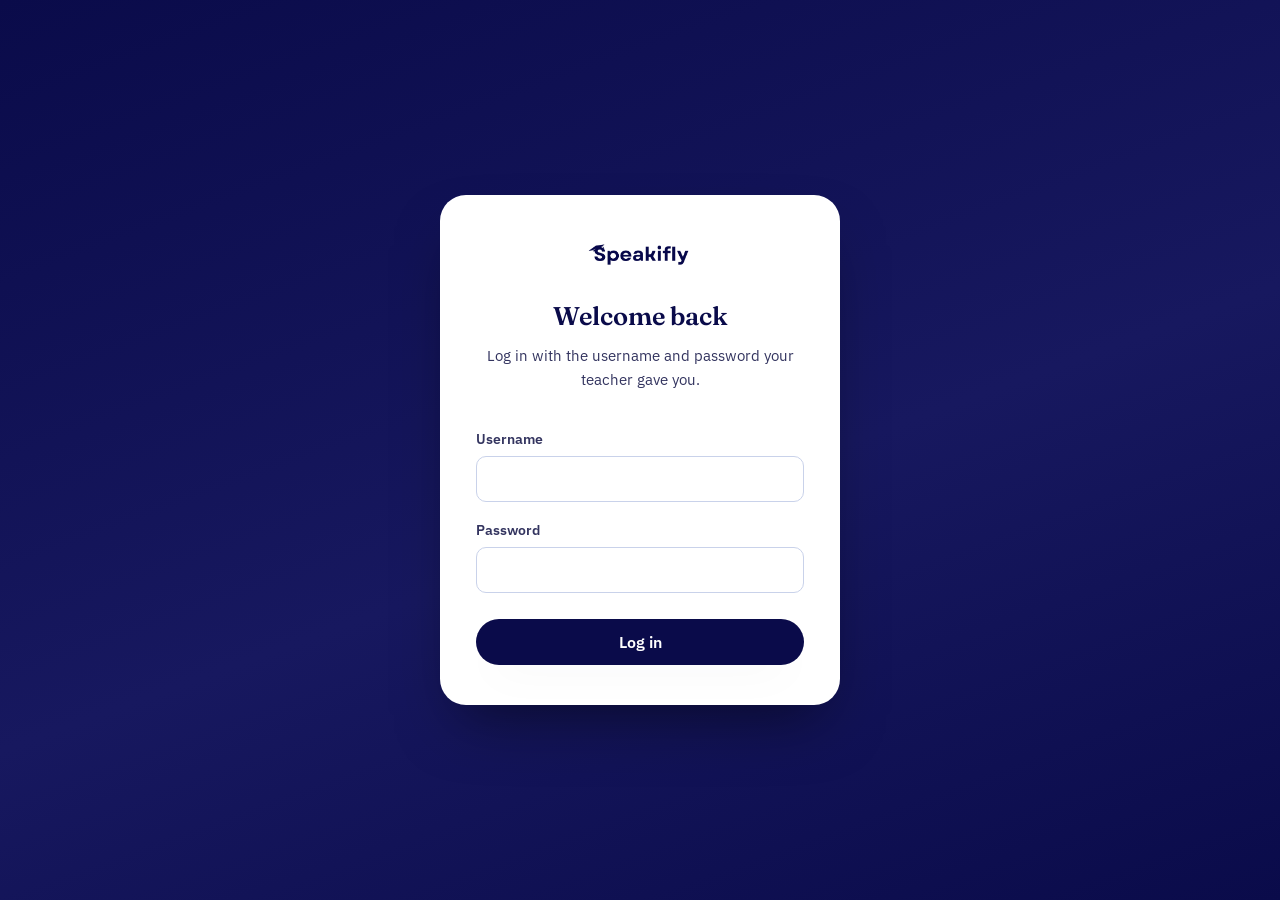
<file: index.html>
<!DOCTYPE html>
<html lang="en">
<head>
<meta charset="UTF-8">
<meta name="viewport" content="width=device-width, initial-scale=1.0">
<title>Speakifly — Learn to Speak English Fluently, 60 Levels</title>
<meta name="description" content="A free, 60-level spoken English course. Start from zero words and finish speaking fluently, with pronunciation practice, speaking prompts and quizzes at every level.">
<link rel="icon" href="logo.png" type="image/png">
<link rel="stylesheet" href="style.css">
<script>
(function(){
  try {
    var s = JSON.parse(localStorage.getItem("speakifly_session"));
    if (!s || !s.u) {
      location.replace("login.html?next=" + encodeURIComponent(location.pathname + location.search));
    }
  } catch (e) { location.replace("login.html"); }
})();
</script>
</head>
<body class="page-index">
<a href="#main" class="skip-link">Skip to content</a>

<header class="topbar">
  <div class="topbar-inner">
    <a href="index.html" class="brand"><img src="logo.png" alt="Speakifly logo"></a>
    <div class="topbar-progress">
      <span class="user-chip">Hi, <span data-user-name>there</span></span>
      <span class="progress-pill">
        <span class="bar"><span data-progress-bar style="width:0%"></span></span>
        <span data-progress-count>0 / 60</span>
      </span>
      <a href="#" class="btn btn-ghost btn-sm" data-logout-btn>Log out</a>
    </div>
  </div>
</header>

<main id="main">
  <section class="hero">
    <div class="wrap hero-grid">
      <div>
        <p class="hero-kicker">A 60-level spoken English course</p>
        <h1>Start with zero words. Finish speaking with confidence.</h1>
        <p class="lede">Speakifly takes you from your very first English word to fluent, natural conversation — one flight level at a time. Every level builds pronunciation, vocabulary, grammar and real speaking practice, with instant feedback along the way.</p>
        <div class="hero-ctas">
          <a href="level.html?id=1" class="btn btn-primary">Start Level 1 — it's free</a>
          <a href="#flightpath" class="btn btn-ghost">See all 60 levels</a>
        </div>
      </div>
      <div class="instrument">
        <h3>Your flight path</h3>
        <p class="sub">Six stages, sixty levels, one destination: fluent English.</p>
        <div class="altimeter">
          <div class="alt-tick" data-alt-stage="5"><span class="dot"></span><span class="lbl">Fluency & Confidence</span></div>
          <div class="alt-tick" data-alt-stage="4"><span class="dot"></span><span class="lbl">Advanced Words & Idioms</span></div>
          <div class="alt-tick" data-alt-stage="3"><span class="dot"></span><span class="lbl">Working Vocabulary</span></div>
          <div class="alt-tick" data-alt-stage="2"><span class="dot"></span><span class="lbl">Grammar Foundations</span></div>
          <div class="alt-tick" data-alt-stage="1"><span class="dot"></span><span class="lbl">Everyday Sentences</span></div>
          <div class="alt-tick" data-alt-stage="0"><span class="dot"></span><span class="lbl">Foundation Words</span></div>
        </div>
      </div>
    </div>
  </section>

  <section class="how">
    <div class="wrap">
      <div class="section-head">
        <p class="eyebrow">How Speakifly works</p>
        <h2>Every level, the same reliable pattern</h2>
        <p>No matter your starting point, each level follows a structure designed to build real spoken fluency, not just test knowledge.</p>
      </div>
      <div class="how-grid">
        <div class="how-card">
          <div class="num">1</div>
          <h3>Learn out loud</h3>
          <p>New words, sentences or grammar, each with a phonetic guide and a "Hear it" button so you always know how it should sound.</p>
        </div>
        <div class="how-card">
          <div class="num">2</div>
          <h3>Speak it back</h3>
          <p>Every level ends with a speaking prompt. Use the built-in microphone practice to check your pronunciation against the target phrase.</p>
        </div>
        <div class="how-card">
          <div class="num">3</div>
          <h3>Prove it in writing</h3>
          <p>Short fill-in-the-blank and multiple-choice questions lock in what you've learned before you move to the next level.</p>
        </div>
      </div>
    </div>
  </section>

  <section id="flightpath" class="flightpath-section">
    <div class="wrap">
      <div class="section-head">
        <p class="eyebrow">The full course</p>
        <h2>60 levels across 6 stages</h2>
        <p>Difficulty increases with every level — from your first word, to full sentences, to grammar, to advanced vocabulary, to confident, free-flowing speech.</p>
      </div>
      <div class="flightpath">
        
        <div class="stage">
          <div class="stage-head">
            <div>
              <span class="tag">Stage 1 · Foundation Words</span>
              <h3>Foundation Words</h3>
              <p class="desc">Zero assumed knowledge. Learn the core words of English, one small runway of vocabulary at a time.</p>
            </div>
            <span class="stage-progress" data-stage-total="10" data-stage-ids="1,2,3,4,5,6,7,8,9,10">0 / 10 complete</span>
          </div>
          <div class="level-row">
            <a class="level-node" data-level-id="1" href="level.html?id=1"><span class="lv-num">01</span><span class="lv-title">People & Greetings</span></a>
            <a class="level-node" data-level-id="2" href="level.html?id=2"><span class="lv-num">02</span><span class="lv-title">Family Words</span></a>
            <a class="level-node" data-level-id="3" href="level.html?id=3"><span class="lv-num">03</span><span class="lv-title">Numbers & Time</span></a>
            <a class="level-node" data-level-id="4" href="level.html?id=4"><span class="lv-num">04</span><span class="lv-title">Colors & Shapes</span></a>
            <a class="level-node" data-level-id="5" href="level.html?id=5"><span class="lv-num">05</span><span class="lv-title">Body Parts</span></a>
            <a class="level-node" data-level-id="6" href="level.html?id=6"><span class="lv-num">06</span><span class="lv-title">Food & Drink</span></a>
            <a class="level-node" data-level-id="7" href="level.html?id=7"><span class="lv-num">07</span><span class="lv-title">Home & Objects</span></a>
            <a class="level-node" data-level-id="8" href="level.html?id=8"><span class="lv-num">08</span><span class="lv-title">Clothes & Weather</span></a>
            <a class="level-node" data-level-id="9" href="level.html?id=9"><span class="lv-num">09</span><span class="lv-title">Animals & Nature</span></a>
            <a class="level-node" data-level-id="10" href="level.html?id=10"><span class="lv-num">10</span><span class="lv-title">Everyday Verbs</span></a>
          </div>
        </div>

        <div class="stage">
          <div class="stage-head">
            <div>
              <span class="tag">Stage 2 · Everyday Sentences</span>
              <h3>Everyday Sentences</h3>
              <p class="desc">Turn single words into full, natural sentences you can use in real conversations today.</p>
            </div>
            <span class="stage-progress" data-stage-total="10" data-stage-ids="11,12,13,14,15,16,17,18,19,20">0 / 10 complete</span>
          </div>
          <div class="level-row">
            <a class="level-node" data-level-id="11" href="level.html?id=11"><span class="lv-num">11</span><span class="lv-title">Introducing Yourself</span></a>
            <a class="level-node" data-level-id="12" href="level.html?id=12"><span class="lv-num">12</span><span class="lv-title">Small Talk & Greetings</span></a>
            <a class="level-node" data-level-id="13" href="level.html?id=13"><span class="lv-num">13</span><span class="lv-title">At the Shop</span></a>
            <a class="level-node" data-level-id="14" href="level.html?id=14"><span class="lv-num">14</span><span class="lv-title">Asking for Directions</span></a>
            <a class="level-node" data-level-id="15" href="level.html?id=15"><span class="lv-num">15</span><span class="lv-title">At a Restaurant</span></a>
            <a class="level-node" data-level-id="16" href="level.html?id=16"><span class="lv-num">16</span><span class="lv-title">On the Phone</span></a>
            <a class="level-node" data-level-id="17" href="level.html?id=17"><span class="lv-num">17</span><span class="lv-title">Making Plans</span></a>
            <a class="level-node" data-level-id="18" href="level.html?id=18"><span class="lv-num">18</span><span class="lv-title">Weather & Feelings</span></a>
            <a class="level-node" data-level-id="19" href="level.html?id=19"><span class="lv-num">19</span><span class="lv-title">At the Doctor</span></a>
            <a class="level-node" data-level-id="20" href="level.html?id=20"><span class="lv-num">20</span><span class="lv-title">Travel & Airport Talk</span></a>
          </div>
        </div>

        <div class="stage">
          <div class="stage-head">
            <div>
              <span class="tag">Stage 3 · Grammar Foundations</span>
              <h3>Grammar Foundations</h3>
              <p class="desc">The ten grammar patterns that hold every fluent sentence together — explained simply, practised out loud.</p>
            </div>
            <span class="stage-progress" data-stage-total="10" data-stage-ids="21,22,23,24,25,26,27,28,29,30">0 / 10 complete</span>
          </div>
          <div class="level-row">
            <a class="level-node" data-level-id="21" href="level.html?id=21"><span class="lv-num">21</span><span class="lv-title">Present Simple</span></a>
            <a class="level-node" data-level-id="22" href="level.html?id=22"><span class="lv-num">22</span><span class="lv-title">Present Continuous</span></a>
            <a class="level-node" data-level-id="23" href="level.html?id=23"><span class="lv-num">23</span><span class="lv-title">Past Simple</span></a>
            <a class="level-node" data-level-id="24" href="level.html?id=24"><span class="lv-num">24</span><span class="lv-title">Past Continuous</span></a>
            <a class="level-node" data-level-id="25" href="level.html?id=25"><span class="lv-num">25</span><span class="lv-title">Future Forms</span></a>
            <a class="level-node" data-level-id="26" href="level.html?id=26"><span class="lv-num">26</span><span class="lv-title">Present Perfect</span></a>
            <a class="level-node" data-level-id="27" href="level.html?id=27"><span class="lv-num">27</span><span class="lv-title">Modal Verbs</span></a>
            <a class="level-node" data-level-id="28" href="level.html?id=28"><span class="lv-num">28</span><span class="lv-title">Comparatives & Superlatives</span></a>
            <a class="level-node" data-level-id="29" href="level.html?id=29"><span class="lv-num">29</span><span class="lv-title">Question Formation</span></a>
            <a class="level-node" data-level-id="30" href="level.html?id=30"><span class="lv-num">30</span><span class="lv-title">Conditionals (If Clauses)</span></a>
          </div>
        </div>

        <div class="stage">
          <div class="stage-head">
            <div>
              <span class="tag">Stage 4 · Working Vocabulary</span>
              <h3>Working Vocabulary</h3>
              <p class="desc">Phrasal verbs, prepositions, connectors and workplace vocabulary that make you sound natural.</p>
            </div>
            <span class="stage-progress" data-stage-total="10" data-stage-ids="31,32,33,34,35,36,37,38,39,40">0 / 10 complete</span>
          </div>
          <div class="level-row">
            <a class="level-node" data-level-id="31" href="level.html?id=31"><span class="lv-num">31</span><span class="lv-title">Work & Office Vocabulary</span></a>
            <a class="level-node" data-level-id="32" href="level.html?id=32"><span class="lv-num">32</span><span class="lv-title">Phrasal Verbs I</span></a>
            <a class="level-node" data-level-id="33" href="level.html?id=33"><span class="lv-num">33</span><span class="lv-title">Prepositions of Place & Time</span></a>
            <a class="level-node" data-level-id="34" href="level.html?id=34"><span class="lv-num">34</span><span class="lv-title">Connecting Words</span></a>
            <a class="level-node" data-level-id="35" href="level.html?id=35"><span class="lv-num">35</span><span class="lv-title">Emotions Vocabulary</span></a>
            <a class="level-node" data-level-id="36" href="level.html?id=36"><span class="lv-num">36</span><span class="lv-title">Money & Shopping Vocabulary</span></a>
            <a class="level-node" data-level-id="37" href="level.html?id=37"><span class="lv-num">37</span><span class="lv-title">Technology Vocabulary</span></a>
            <a class="level-node" data-level-id="38" href="level.html?id=38"><span class="lv-num">38</span><span class="lv-title">Health & Body (Intermediate)</span></a>
            <a class="level-node" data-level-id="39" href="level.html?id=39"><span class="lv-num">39</span><span class="lv-title">Synonyms Practice</span></a>
            <a class="level-node" data-level-id="40" href="level.html?id=40"><span class="lv-num">40</span><span class="lv-title">Antonyms Practice</span></a>
          </div>
        </div>

        <div class="stage">
          <div class="stage-head">
            <div>
              <span class="tag">Stage 5 · Advanced Words & Idioms</span>
              <h3>Advanced Words & Idioms</h3>
              <p class="desc">Academic vocabulary, idioms and proverbs that native speakers use every day.</p>
            </div>
            <span class="stage-progress" data-stage-total="10" data-stage-ids="41,42,43,44,45,46,47,48,49,50">0 / 10 complete</span>
          </div>
          <div class="level-row">
            <a class="level-node" data-level-id="41" href="level.html?id=41"><span class="lv-num">41</span><span class="lv-title">Academic Words I</span></a>
            <a class="level-node" data-level-id="42" href="level.html?id=42"><span class="lv-num">42</span><span class="lv-title">Academic Words II</span></a>
            <a class="level-node" data-level-id="43" href="level.html?id=43"><span class="lv-num">43</span><span class="lv-title">Everyday Idioms I</span></a>
            <a class="level-node" data-level-id="44" href="level.html?id=44"><span class="lv-num">44</span><span class="lv-title">Everyday Idioms II</span></a>
            <a class="level-node" data-level-id="45" href="level.html?id=45"><span class="lv-num">45</span><span class="lv-title">Business English</span></a>
            <a class="level-node" data-level-id="46" href="level.html?id=46"><span class="lv-num">46</span><span class="lv-title">Formal vs Informal English</span></a>
            <a class="level-node" data-level-id="47" href="level.html?id=47"><span class="lv-num">47</span><span class="lv-title">Advanced Connectors</span></a>
            <a class="level-node" data-level-id="48" href="level.html?id=48"><span class="lv-num">48</span><span class="lv-title">Descriptive Adjectives</span></a>
            <a class="level-node" data-level-id="49" href="level.html?id=49"><span class="lv-num">49</span><span class="lv-title">Commonly Confused Words</span></a>
            <a class="level-node" data-level-id="50" href="level.html?id=50"><span class="lv-num">50</span><span class="lv-title">Proverbs & Wisdom Sayings</span></a>
          </div>
        </div>

        <div class="stage">
          <div class="stage-head">
            <div>
              <span class="tag">Stage 6 · Fluency & Confidence</span>
              <h3>Fluency & Confidence</h3>
              <p class="desc">Longer, freer speaking: storytelling, debate, interviews and presentations. This is where fluency clicks.</p>
            </div>
            <span class="stage-progress" data-stage-total="10" data-stage-ids="51,52,53,54,55,56,57,58,59,60">0 / 10 complete</span>
          </div>
          <div class="level-row">
            <a class="level-node" data-level-id="51" href="level.html?id=51"><span class="lv-num">51</span><span class="lv-title">Telling a Story</span></a>
            <a class="level-node" data-level-id="52" href="level.html?id=52"><span class="lv-num">52</span><span class="lv-title">Expressing Opinions</span></a>
            <a class="level-node" data-level-id="53" href="level.html?id=53"><span class="lv-num">53</span><span class="lv-title">Agreeing & Disagreeing</span></a>
            <a class="level-node" data-level-id="54" href="level.html?id=54"><span class="lv-num">54</span><span class="lv-title">Debate Practice I</span></a>
            <a class="level-node" data-level-id="55" href="level.html?id=55"><span class="lv-num">55</span><span class="lv-title">Debate Practice II</span></a>
            <a class="level-node" data-level-id="56" href="level.html?id=56"><span class="lv-num">56</span><span class="lv-title">Job Interview Practice</span></a>
            <a class="level-node" data-level-id="57" href="level.html?id=57"><span class="lv-num">57</span><span class="lv-title">Describing Experiences</span></a>
            <a class="level-node" data-level-id="58" href="level.html?id=58"><span class="lv-num">58</span><span class="lv-title">Discussing News & Current Events</span></a>
            <a class="level-node" data-level-id="59" href="level.html?id=59"><span class="lv-num">59</span><span class="lv-title">Presentation Skills</span></a>
            <a class="level-node" data-level-id="60" href="level.html?id=60"><span class="lv-num">60</span><span class="lv-title">Capstone: Free Speaking</span></a>
          </div>
        </div>
      </div>
    </div>
  </section>
</main>

<footer>
  <div class="wrap footer-inner">
    <a href="index.html" class="brand"><img src="logo.png" alt="Speakifly logo"></a>
    <span>Speak with confidence. Practice out loud, every level, every day.</span>
  </div>
</footer>

<script src="levels-data.js"></script>
<script src="app.js"></script>
</body>
</html>
</file>
<file: style.css>
/* ============================================================
   Speakifly — stylesheet
   Concept: a flight path. "Flight Levels" climb from the ground
   (silent beginner) to cruising altitude (fluent speaker).
   ============================================================ */

@import url('https://fonts.googleapis.com/css2?family=Fraunces:opsz,wght@9..144,400;9..144,500;9..144,600;9..144,700&family=IBM+Plex+Sans:wght@400;500;600;700&display=swap');

:root{
  --ink: #0A0B4A;
  --ink-soft: #33345f;
  --sky: #EEF2FB;
  --sky-deep: #DFE7F7;
  --cloud: #FFFFFF;
  --gold: #F2A93B;
  --gold-deep: #D98E1F;
  --teal: #147D7D;
  --teal-soft: #E3F3F1;
  --coral: #E4573D;
  --line: #C9D2EA;
  --shadow: 0 18px 40px -22px rgba(10, 11, 74, 0.35);
  --radius-s: 10px;
  --radius-m: 16px;
  --radius-l: 26px;
  --font-display: 'Fraunces', serif;
  --font-body: 'IBM Plex Sans', sans-serif;
  --maxw: 980px;
}

*{ box-sizing: border-box; }
html{ scroll-behavior: smooth; }
body{
  margin: 0;
  font-family: var(--font-body);
  background: var(--sky);
  color: var(--ink);
  line-height: 1.55;
  -webkit-font-smoothing: antialiased;
}

img{ max-width: 100%; display: block; }
a{ color: inherit; }

.wrap{ max-width: var(--maxw); margin: 0 auto; padding: 0 24px; }

/* ---------- Skip link / focus ---------- */
.skip-link{
  position: absolute; left: -999px; top: 0; background: var(--ink); color: #fff;
  padding: 10px 16px; z-index: 200; border-radius: 0 0 8px 0;
}
.skip-link:focus{ left: 0; }
:focus-visible{ outline: 3px solid var(--gold); outline-offset: 2px; }

/* ---------- Top bar ---------- */
.topbar{
  position: sticky; top: 0; z-index: 50;
  background: rgba(238,242,251,0.9);
  backdrop-filter: blur(10px);
  border-bottom: 1px solid var(--line);
}
.topbar-inner{
  max-width: var(--maxw); margin: 0 auto; padding: 14px 24px;
  display: flex; align-items: center; justify-content: space-between; gap: 16px;
}
.brand{ display: flex; align-items: center; gap: 10px; text-decoration: none; }
.brand img{ height: 34px; width: auto; }
.topbar-progress{ display:flex; align-items:center; gap:10px; font-size: 0.88rem; color: var(--ink-soft); }
.progress-pill{
  display:flex; align-items:center; gap:8px; background: var(--cloud); border:1px solid var(--line);
  padding: 6px 14px; border-radius: 999px; font-weight: 600;
}
.progress-pill .bar{ width: 90px; height: 6px; border-radius: 4px; background: var(--sky-deep); overflow: hidden; }
.progress-pill .bar > span{ display:block; height: 100%; background: linear-gradient(90deg, var(--gold-deep), var(--gold)); }

/* ---------- Hero ---------- */
.hero{ padding: 64px 0 40px; position: relative; overflow: hidden; }
.hero-grid{ display: grid; grid-template-columns: 1.15fr 0.85fr; gap: 40px; align-items: center; }
.hero-kicker{ font-family: var(--font-body); font-weight: 600; color: var(--teal); font-size: 0.95rem; margin-bottom: 14px; }
.hero h1{
  font-family: var(--font-display); font-weight: 600; font-size: clamp(2.2rem, 4.2vw, 3.4rem);
  line-height: 1.08; margin: 0 0 20px; letter-spacing: -0.01em; max-width: 16ch;
}
.hero p.lede{ font-size: 1.12rem; color: var(--ink-soft); max-width: 52ch; margin: 0 0 28px; }
.hero-ctas{ display:flex; gap: 14px; flex-wrap: wrap; align-items: center; }

.btn{
  display: inline-flex; align-items: center; gap: 8px; font-family: var(--font-body); font-weight: 600;
  font-size: 1rem; padding: 13px 26px; border-radius: 999px; border: none; cursor: pointer;
  text-decoration: none; transition: transform .15s ease, box-shadow .15s ease;
}
.btn:hover{ transform: translateY(-1px); }
.btn-primary{ background: var(--ink); color: #fff; box-shadow: var(--shadow); }
.btn-primary:hover{ box-shadow: 0 20px 34px -18px rgba(10,11,74,0.55); }
.btn-ghost{ background: transparent; color: var(--ink); border: 1.5px solid var(--line); }
.btn-ghost:hover{ background: var(--cloud); }
.btn-gold{ background: var(--gold); color: var(--ink); }
.btn-sm{ padding: 9px 18px; font-size: 0.9rem; }

/* ---------- Flight instrument (hero art) ---------- */
.instrument{
  background: var(--ink); border-radius: var(--radius-l); padding: 28px;
  box-shadow: var(--shadow); color: #fff; position: relative;
}
.instrument h3{ font-family: var(--font-display); font-weight: 500; font-size: 1.2rem; margin: 0 0 4px; }
.instrument .sub{ color: #b9bce0; font-size: 0.88rem; margin-bottom: 20px; }
.altimeter{ position: relative; height: 220px; border-left: 2px solid rgba(255,255,255,0.18); margin-left: 10px; }
.alt-tick{ position: absolute; left: -6px; display:flex; align-items:center; gap: 10px; width: 100%; }
.alt-tick .dot{ width: 11px; height: 11px; border-radius: 50%; background: #4a4c86; border: 2px solid #22235f; flex-shrink:0; }
.alt-tick.done .dot{ background: var(--gold); border-color: var(--gold-deep); }
.alt-tick .lbl{ font-size: 0.82rem; color: #cfd1ef; }
.alt-tick.done .lbl{ color: #fff; font-weight: 600; }

/* ---------- Sections ---------- */
section{ padding: 46px 0; }
.section-head{ max-width: 62ch; margin-bottom: 30px; }
.section-head .eyebrow{ color: var(--teal); font-weight: 600; font-size: 0.9rem; margin-bottom: 8px; }
.section-head h2{ font-family: var(--font-display); font-weight: 600; font-size: clamp(1.6rem, 3vw, 2.1rem); margin: 0 0 10px; }
.section-head p{ color: var(--ink-soft); margin: 0; }

/* ---------- How it works ---------- */
.how-grid{ display: grid; grid-template-columns: repeat(3, 1fr); gap: 20px; }
.how-card{ background: var(--cloud); border: 1px solid var(--line); border-radius: var(--radius-m); padding: 22px; }
.how-card .num{ font-family: var(--font-display); font-size: 1.6rem; color: var(--gold-deep); margin-bottom: 8px; }
.how-card h3{ margin: 0 0 8px; font-size: 1.05rem; }
.how-card p{ margin: 0; color: var(--ink-soft); font-size: 0.95rem; }

/* ---------- Flight path / stages ---------- */
.flightpath{ position: relative; }
.stage{
  background: var(--cloud); border: 1px solid var(--line); border-radius: var(--radius-l);
  padding: 26px 26px 20px; margin-bottom: 22px; box-shadow: var(--shadow);
}
.stage-head{ display:flex; align-items:flex-start; justify-content: space-between; gap: 16px; flex-wrap: wrap; margin-bottom: 18px; }
.stage-head .tag{ font-weight: 600; color: var(--teal); font-size: 0.85rem; margin-bottom: 6px; display:block; }
.stage-head h3{ font-family: var(--font-display); font-weight: 600; font-size: 1.35rem; margin: 0; }
.stage-head .desc{ color: var(--ink-soft); font-size: 0.92rem; margin: 6px 0 0; max-width: 48ch; }
.stage-progress{ font-size: 0.85rem; font-weight: 600; color: var(--ink-soft); white-space: nowrap; }

.level-row{ display: grid; grid-template-columns: repeat(auto-fill, minmax(150px, 1fr)); gap: 12px; }
.level-node{
  display:flex; flex-direction: column; gap: 6px; text-decoration: none; color: var(--ink);
  background: var(--sky); border: 1.5px solid var(--line); border-radius: var(--radius-s);
  padding: 12px 14px; transition: border-color .15s ease, transform .15s ease, background .15s ease;
  position: relative;
}
.level-node:hover{ border-color: var(--gold-deep); transform: translateY(-2px); background: var(--cloud); }
.level-node .lv-num{ font-family: var(--font-display); font-weight: 600; font-size: 1.05rem; color: var(--ink-soft); }
.level-node .lv-title{ font-size: 0.85rem; font-weight: 600; line-height: 1.25; }
.level-node.done{ background: var(--teal-soft); border-color: var(--teal); }
.level-node.done .lv-num{ color: var(--teal); }
.level-node.done::after{
  content: "✓"; position: absolute; top: 8px; right: 10px; color: var(--teal); font-weight: 700; font-size: 0.9rem;
}

/* ---------- Footer ---------- */
footer{ padding: 40px 0 60px; border-top: 1px solid var(--line); margin-top: 30px; }
.footer-inner{ display:flex; align-items:center; justify-content: space-between; gap: 16px; flex-wrap: wrap; color: var(--ink-soft); font-size: 0.9rem; }
.footer-inner .brand img{ height: 24px; }

/* ==========================================================
   LEVEL PAGE
   ========================================================== */
.level-header{ padding: 34px 0 6px; }
.crumbs{ font-size: 0.85rem; color: var(--ink-soft); margin-bottom: 10px; }
.crumbs a{ color: var(--teal); text-decoration: none; font-weight: 600; }
.stage-badge{ display:inline-block; background: var(--teal-soft); color: var(--teal); font-weight: 700; font-size: 0.78rem; padding: 5px 12px; border-radius: 999px; margin-bottom: 14px; }
.level-header h1{ font-family: var(--font-display); font-size: clamp(1.7rem, 3.6vw, 2.4rem); margin: 0 0 8px; font-weight: 600; }
.level-header .focus{ color: var(--ink-soft); font-size: 1.02rem; margin: 0 0 20px; }
.level-intro{ background: var(--cloud); border-left: 4px solid var(--gold); border-radius: 0 var(--radius-s) var(--radius-s) 0; padding: 16px 20px; color: var(--ink-soft); margin-bottom: 8px; }

.rule-box{ background: var(--ink); color: #fff; border-radius: var(--radius-m); padding: 20px 22px; margin: 20px 0; }
.rule-box .lbl{ font-size: 0.78rem; text-transform: none; color: var(--gold); font-weight: 700; margin-bottom: 6px; display:block; }
.rule-box p{ margin: 0; font-size: 1.02rem; }

.card-list{ display: grid; gap: 14px; margin: 18px 0 8px; }
.item-card{
  background: var(--cloud); border: 1px solid var(--line); border-radius: var(--radius-m);
  padding: 18px 20px; display: grid; gap: 6px; position: relative;
}
.item-top{ display:flex; align-items: center; gap: 12px; flex-wrap: wrap; }
.item-word{ font-family: var(--font-display); font-weight: 600; font-size: 1.25rem; }
.item-phon{ color: var(--teal); font-size: 0.88rem; font-weight: 600; }
.item-pos{ font-size: 0.78rem; color: var(--ink-soft); background: var(--sky); padding: 2px 10px; border-radius: 999px; }
.item-meaning{ color: var(--ink-soft); }
.item-example{ font-style: italic; color: var(--ink-soft); border-top: 1px dashed var(--line); padding-top: 8px; margin-top: 2px; }
.play-btn{
  border: 1.5px solid var(--line); background: var(--sky); color: var(--ink); border-radius: 999px;
  padding: 6px 14px; font-size: 0.82rem; font-weight: 600; cursor: pointer; display:inline-flex; align-items:center; gap:6px;
  margin-left: auto;
}
.play-btn:hover{ background: var(--cloud); border-color: var(--gold-deep); }

.tip-box{
  background: var(--teal-soft); border-radius: var(--radius-m); padding: 16px 20px; margin: 20px 0;
  display:flex; gap: 12px; align-items:flex-start;
}
.tip-box .icon{ font-size: 1.3rem; }
.tip-box p{ margin: 0; color: var(--ink); font-size: 0.96rem; }
.tip-box .lbl{ font-weight: 700; color: var(--teal); display:block; margin-bottom: 3px; font-size: 0.82rem; }

/* Speaking practice */
.speak-box{ background: var(--cloud); border: 1.5px dashed var(--gold-deep); border-radius: var(--radius-m); padding: 20px; margin: 24px 0; }
.speak-box h3{ margin: 0 0 8px; font-family: var(--font-display); font-size: 1.15rem; }
.speak-box p.prompt{ margin: 0 0 14px; color: var(--ink-soft); }
.speak-controls{ display:flex; gap: 10px; flex-wrap: wrap; align-items: center; }
.mic-result{ margin-top: 12px; padding: 12px 14px; border-radius: var(--radius-s); background: var(--sky); font-size: 0.92rem; display:none; }
.mic-result.show{ display:block; }
.mic-result .heard{ font-weight: 600; }
.mic-note{ font-size: 0.8rem; color: var(--ink-soft); margin-top: 8px; }

/* Quiz */
.quiz-section{ background: var(--cloud); border: 1px solid var(--line); border-radius: var(--radius-l); padding: 26px; margin: 30px 0; box-shadow: var(--shadow); }
.quiz-section > h2{ font-family: var(--font-display); font-size: 1.4rem; margin: 0 0 6px; }
.quiz-section > p.sub{ color: var(--ink-soft); margin: 0 0 20px; font-size: 0.94rem; }
.quiz-q{ border-top: 1px solid var(--line); padding: 20px 0; }
.quiz-q:first-of-type{ border-top: none; padding-top: 4px; }
.quiz-q .qtext{ font-weight: 600; margin: 0 0 12px; font-size: 1.02rem; }
.quiz-options{ display: grid; gap: 8px; }
.quiz-opt{
  text-align: left; background: var(--sky); border: 1.5px solid var(--line); border-radius: var(--radius-s);
  padding: 10px 14px; cursor: pointer; font-family: var(--font-body); font-size: 0.95rem; color: var(--ink);
}
.quiz-opt:hover{ border-color: var(--gold-deep); }
.quiz-opt.correct{ background: #E3F3E9; border-color: #2E9E5B; }
.quiz-opt.incorrect{ background: #FBE7E3; border-color: var(--coral); }
.fill-row{ display:flex; gap: 10px; flex-wrap: wrap; align-items: center; }
.fill-row input{
  flex: 1; min-width: 160px; padding: 10px 14px; border-radius: var(--radius-s); border: 1.5px solid var(--line);
  font-family: var(--font-body); font-size: 0.95rem;
}
.fill-row input:focus{ border-color: var(--gold-deep); }
.quiz-feedback{ margin-top: 10px; font-size: 0.9rem; padding: 8px 12px; border-radius: 8px; display:none; }
.quiz-feedback.show{ display:block; }
.quiz-feedback.right{ background: #E3F3E9; color: #1c6b3c; }
.quiz-feedback.wrong{ background: #FBE7E3; color: #a53b26; }

.quiz-result{ margin-top: 24px; padding: 20px; background: var(--sky); border-radius: var(--radius-m); text-align: center; display:none; }
.quiz-result.show{ display:block; }
.quiz-result .score{ font-family: var(--font-display); font-size: 2rem; margin-bottom: 6px; }
.quiz-result p{ color: var(--ink-soft); margin: 0 0 16px; }

.level-nav{ display:flex; justify-content: space-between; gap: 14px; margin: 34px 0 10px; flex-wrap: wrap; }

/* ---------- Responsive ---------- */
@media (max-width: 860px){
  .hero-grid{ grid-template-columns: 1fr; }
  .how-grid{ grid-template-columns: 1fr; }
  .instrument{ order: -1; }
}
@media (max-width: 560px){
  .topbar-progress .progress-pill .bar{ width: 60px; }
  .level-row{ grid-template-columns: repeat(auto-fill, minmax(120px,1fr)); }
  .topbar-inner{ flex-wrap: wrap; row-gap: 8px; }
  .topbar-progress{ flex-wrap: wrap; row-gap: 8px; }
  .user-chip{ order: 1; }
}

/* ---------- Top bar: user chip ---------- */
.user-chip{
  font-size: 0.88rem; color: var(--ink-soft); background: var(--cloud); border: 1px solid var(--line);
  padding: 6px 14px; border-radius: 999px; font-weight: 600; white-space: nowrap;
}
.user-chip span{ color: var(--ink); }

/* ==========================================================
   LOGIN PAGE
   ========================================================== */
body.page-login{
  min-height: 100vh; display: flex; align-items: center; justify-content: center;
  background: linear-gradient(160deg, var(--ink) 0%, #17185f 55%, var(--ink) 100%);
  padding: 24px;
}
.login-main{ width: 100%; display: flex; justify-content: center; }
.login-card{
  background: var(--cloud); border-radius: var(--radius-l); padding: 40px 36px;
  width: 100%; max-width: 400px; box-shadow: 0 30px 60px -20px rgba(0,0,0,0.5);
  text-align: center;
}
.login-logo{ height: 40px; width: auto; margin: 0 auto 22px; }
.login-card h1{ font-family: var(--font-display); font-size: 1.6rem; margin: 0 0 8px; font-weight: 600; }
.login-sub{ color: var(--ink-soft); font-size: 0.94rem; margin: 0 0 26px; }
#loginForm{ display: flex; flex-direction: column; gap: 6px; text-align: left; }
#loginForm label{ font-size: 0.85rem; font-weight: 600; color: var(--ink-soft); margin-top: 12px; }
#loginForm input{
  padding: 12px 14px; border-radius: var(--radius-s); border: 1.5px solid var(--line);
  font-family: var(--font-body); font-size: 1rem; width: 100%;
}
#loginForm input:focus{ border-color: var(--gold-deep); }
.login-submit{ width: 100%; justify-content: center; margin-top: 20px; }
.login-error{
  display: none; color: var(--coral); font-size: 0.86rem; margin: 12px 0 0; text-align: center;
}
.login-error.show{ display: block; }

@media (prefers-reduced-motion: reduce){
  html{ scroll-behavior: auto; }
  .btn, .level-node{ transition: none; }
}
</file>
